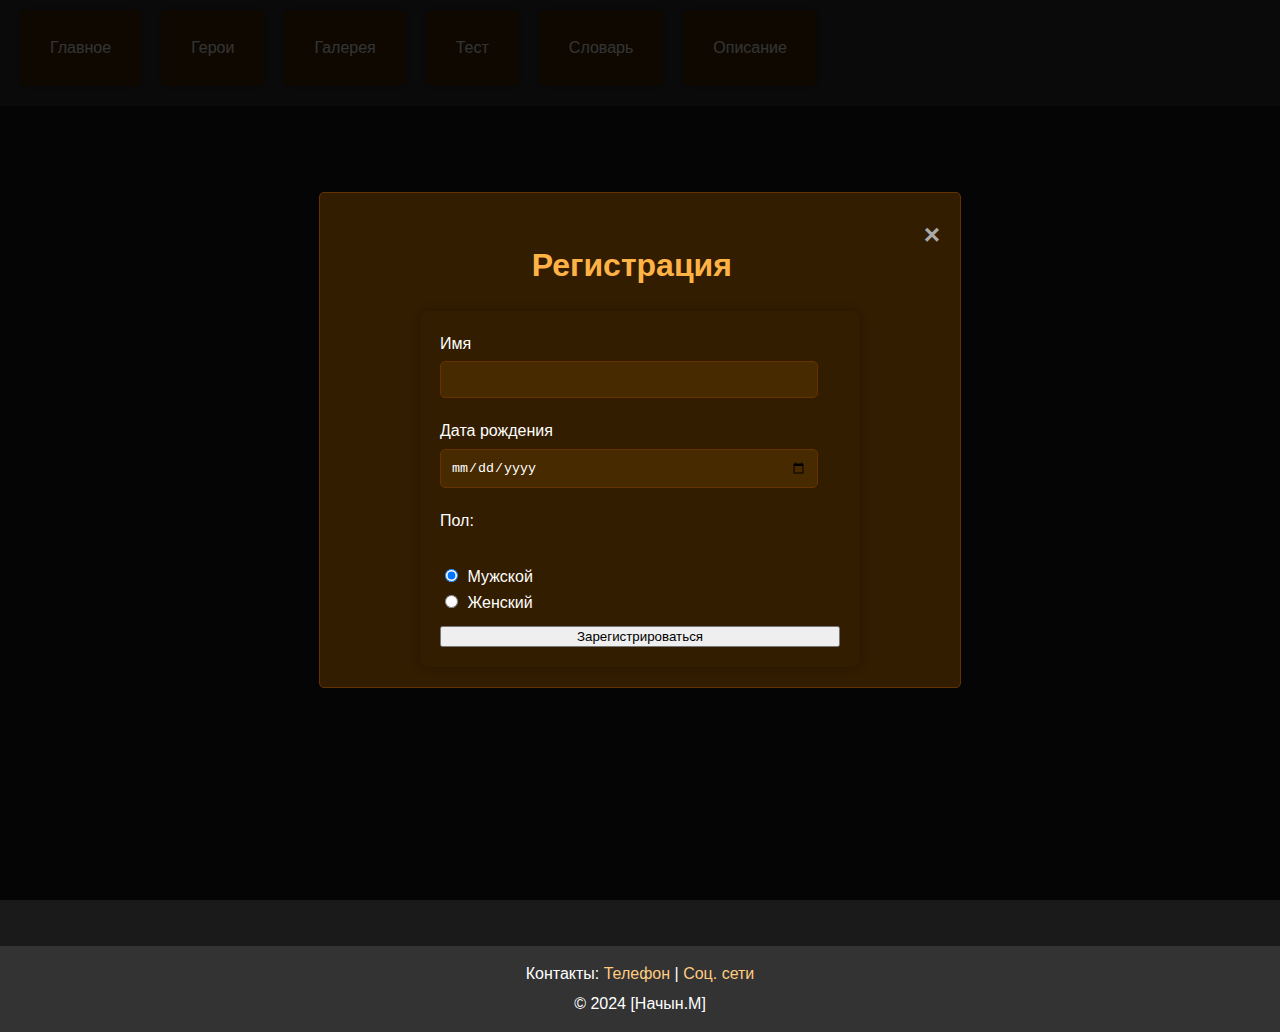
<file: index.html>
<!DOCTYPE html>
<html lang="ru">

<head>
    <meta charset="UTF-8">
    <meta name="viewport" content="width=device-width, initial-scale=1.0">
    <title>Профиль</title>
    <link rel="stylesheet" href="style.css">
</head>

<body>
    <header>
        <nav>
            <ul>
                <li><a href="index.html" id="current">Главное</a></li>
                <li><a href="heroes.html">Герои</a></li>
                <li><a href="gallery.html">Галерея</a></li>
                <li><a href="test.html">Тест</a></li>
                <li><a href="glossary.html">Словарь</a></li>
                <li><a href="description.html">Описание</a></li>
            </ul>
        </nav>
    </header>
    <div id="registrationModal" class="modal">
        <div class="modal-content">
            <span class="close-modal">&times;</span>
            <h2>Регистрация</h2>
            <div class="slide">
                <form name="auth" novalidate id="registrationForm">
                    <div>
                        <label for="nameInput">Имя</label>
                        <input type="text" id="nameInput" name="name" pattern="^[А-ЯЁ][а-яё]+" required>
                    </div>
                    <div>
                        <label for="dateInput">Дата рождения</label>
                        <input type="date" name="date" id="dateInput" min="1900-01-01" max="2024-11-02" required>
                    </div>
                    <div>
                        <label>Пол:</label><br>
                        <input type="radio" name="gender" value="Мужской" checked="true"> Мужской<br>
                        <input type="radio" name="gender" value="Женский"> Женский<br>
                    </div>
                    <input type="submit" value="Зарегистрироваться">
                </form>
            </div>
        </div>
    </div>

    <main>
        <div id="profile-slide" class="profile-slide">
            <div class="profile-info">
                <div id="name"></div>
                <div id="date"></div>
                <div id="gender"></div>
                <button id="editProfile">Редактировать профиль</button>
            </div>
        </div>

        <div id="editForm" style="display:none;" class="modal">
            <div class="modal-content">
                <span class="close-modal">&times;</span>
                <h2>Редактирование профиля</h2>
                <form id="editForm">
                    <div>
                        <label for="editName">Имя</label>
                        <input type="text" id="editName" pattern="^[А-ЯЁ][а-яё]+" required>
                    </div>
                    <div>
                        <label for="editDate">Дата рождения</label>
                        <input type="date" id="editDate" min="1900-01-01" max="2024-11-02" required>
                    </div>
                    <div>
                        <label>Пол:</label><br>
                        <input type="radio" id="editGenderMale" name="editGender" value="мужской" checked> Мужской<br>
                        <input type="radio" id="editGenderFemale" name="editGender" value="женский"> Женский<br>
                    </div>
                    <input type="submit" value="Сохранить изменения">
                </form>
            </div>
        </div>
    </main>
    <footer>
        <div>Контакты: <a href="tel:+7945582409">Телефон</a> | <a href="#">Соц. сети</a></div>
        <div>&copy; 2024 [Начын.М]</div>
    </footer>
    <script src="script.js"></script>
</body>

</html>
</file>
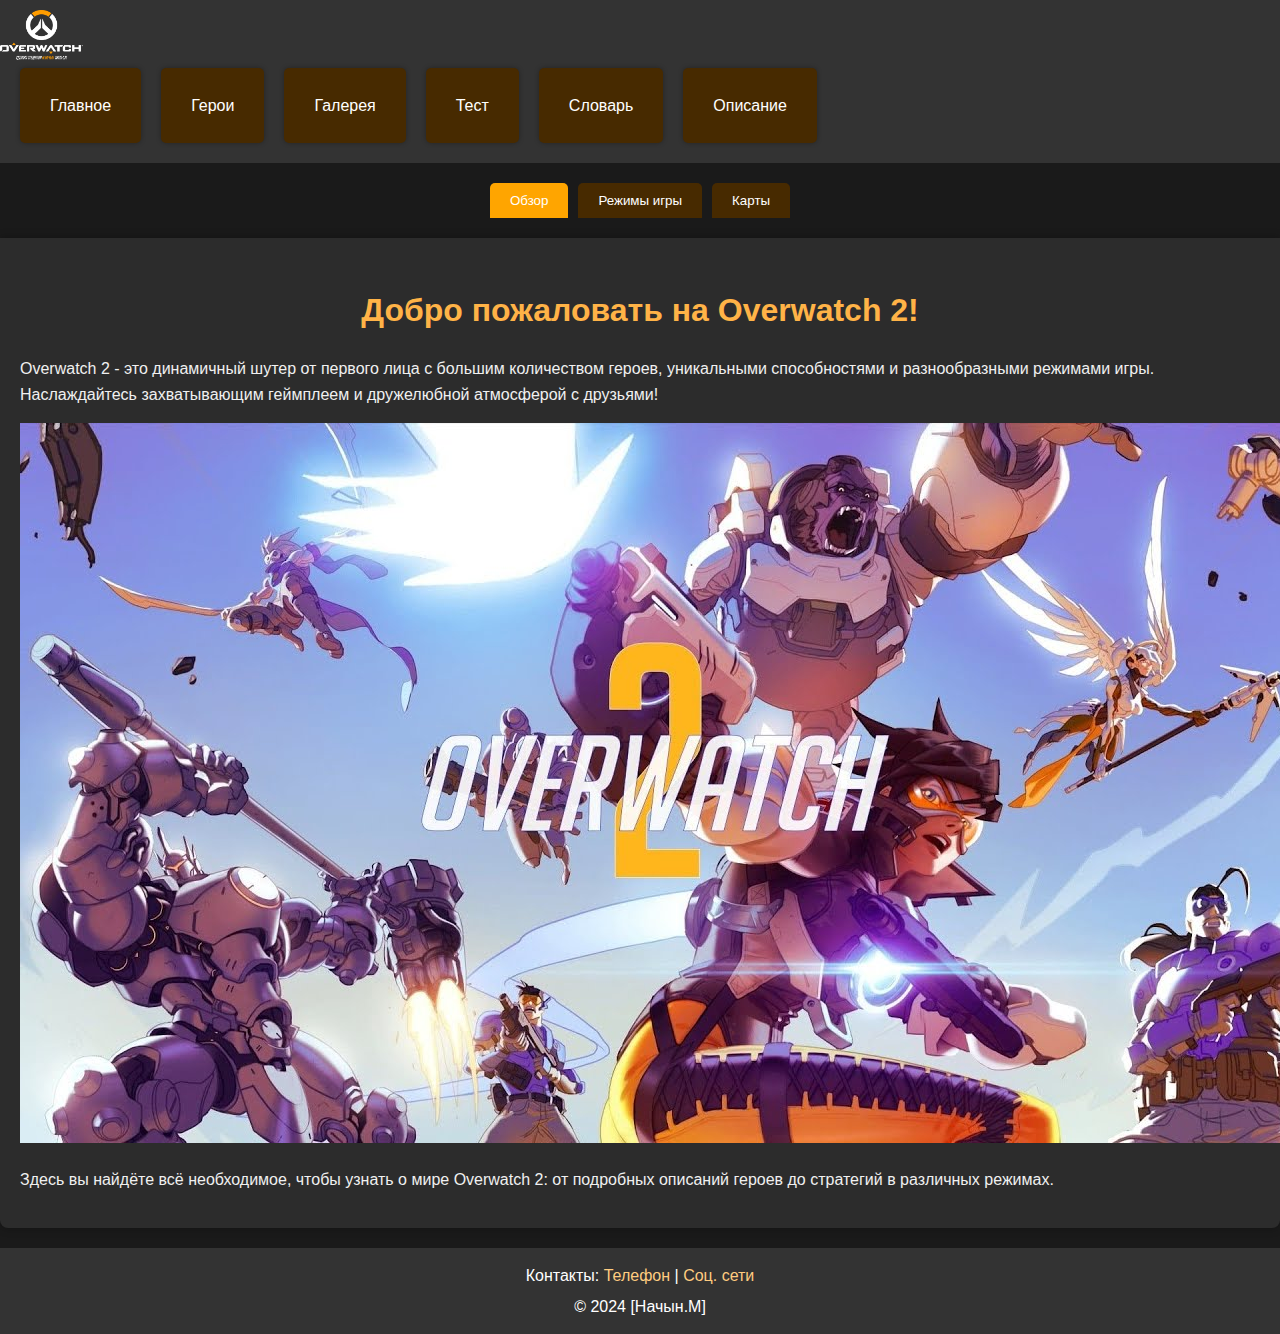
<file: description.html>
<!DOCTYPE html>
<html lang="ru">

<head>
    <meta charset="UTF-8">
    <meta name="viewport" content="width=device-width, initial-scale=1.0">
    <title>Overwatch 2 - описание</title>
    <link rel="stylesheet" href="style.css">
</head>

<body>

    <header>
        <div id="logo">
            <img src="img/your-logo.png" alt="Your Logo">
        </div>
        <nav>
            <ul>
                <li><a href="index.html">Главное</a></li>
                <li><a href="heroes.html">Герои</a></li>
                <li><a href="gallery.html">Галерея</a></li>
                <li><a href="test.html">Тест</a></li>
                <li><a href="glossary.html">Словарь</a></li>
                <li><a href="description.html" id="current">Описание</a></li>
            </ul>
        </nav>
    </header>
    <main id="content">
        <div class="tabs">
            <button class="tab-button active" data-tab="overview">Обзор</button>
            <button class="tab-button" data-tab="modes">Режимы игры</button>
            <button class="tab-button" data-tab="maps">Карты</button>
        </div>
        <div class="tab-content active" id="overview">
            <h2>Добро пожаловать на Overwatch 2!</h2>
            <p>Overwatch 2 - это динамичный шутер от первого лица с большим количеством героев, уникальными
                способностями и разнообразными режимами игры. Наслаждайтесь захватывающим геймплеем и дружелюбной
                атмосферой с друзьями!</p>
            <img src="img/ow2_cover.jpg" alt="Overwatch 2">
            <p>Здесь вы найдёте всё необходимое, чтобы узнать о мире Overwatch 2: от подробных описаний героев до
                стратегий в различных режимах.</p>
        </div>
        <div class="tab-content" id="modes">
            <h2>Режимы игры Overwatch 2</h2>
            <p>Наслаждайтесь захватывающими режимами, каждый из которых требует определенной стратегии и умений.</p>
            <ul>
                <li><strong>Захват точек:</strong> Классический режим, где команды соревнуются в захвате и удержании
                    контрольных точек.</li>
                <li><strong>Сопровождение:</strong> Команды соревнуются в доставке груза по карте.</li>
                <li><strong>Битва:</strong> Быстрый и динамичный режим с простыми правилами.</li>
                <li><strong>Командные бои:</strong> Много новых режимов с уникальными правилами!</li>
                <li><strong>Аркады:</strong> Множество разнообразных аркадных режимов, где вы можете испытать всё!</li>
            </ul>
        </div>
        <div class="tab-content" id="heroes">
            <h2>Герои Overwatch 2</h2>
            <p>Узнайте о каждом герое и выберите себе нового фаворита!</p>
        </div>
    </main>
    <footer>
        <div>Контакты: <a href="tel:+7945582409">Телефон</a> | <a href="#">Соц. сети</a></div>
        <div>&copy; 2024 [Начын.М]</div>
    </footer>
    <script src="script.js"></script>
</body>

</html>
</file>
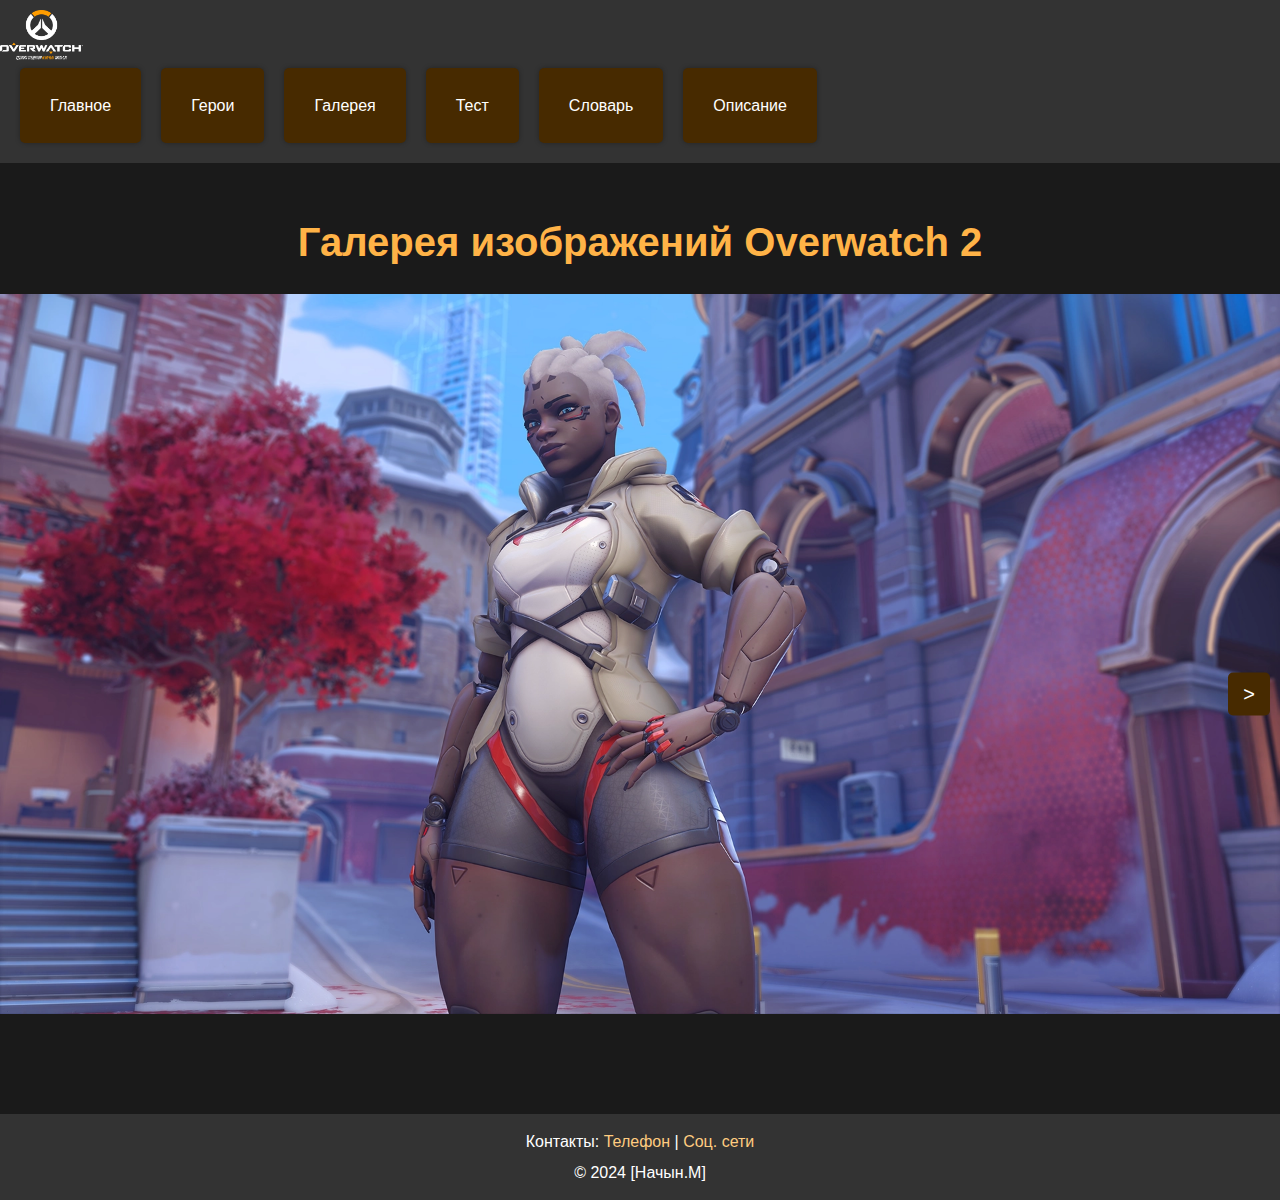
<file: gallery.html>
<!DOCTYPE html>
<html lang="en">

<head>
    <meta charset="UTF-8">
    <title>Overwatch 2 - Gallery</title>
    <link rel="stylesheet" href="style.css">
</head>

<body>
    <header>
        <div id="logo">
            <img src="img/your-logo.png" alt="Your Logo">
        </div>
        <nav>
            <ul>
                <li><a href="index.html">Главное</a></li>
                <li><a href="heroes.html">Герои</a></li>
                <li><a href="gallery.html" id="current">Галерея</a></li>
                <li><a href="test.html">Тест</a></li>
                <li><a href="glossary.html">Словарь</a></li>
                <li><a href="description.html">Описание</a></li>
            </ul>
        </nav>
    </header>
    <main id="content">
        <h1>Галерея изображений Overwatch 2</h1>
        <div class="gallery-container">
            <button id="prevButton" class="gallery-button">
                <span>&lt;</span>
            </button>
            <div class="gallery-slide">
                <div class="gallery-images">
                    <img src="img/umg/image1.jpg" alt="Image 1">
                    <img src="img/umg/image2.jpg" alt="Image 2">
                    <img src="img/umg/image3.jpg" alt="Image 3">
                    <img src="img/umg/image4.jpg" alt="Image 4">
                    <img src="img/umg/image5.jpg" alt="Image 5">
                    <img src="img/umg/image6.jpg" alt="Image 6">
                    <img src="img/umg/image7.jpg" alt="Image 7">
                    <img src="img/umg/image8.jpg" alt="Image 8">
                    <img src="img/umg/image9.jpg" alt="Image 9">
                    <img src="img/umg/image10.jpg" alt="Image 10">
                </div>
            </div>
            <button id="nextButton" class="gallery-button">
                <span>&gt;</span>
            </button>
        </div>
    </main>
    <footer>
        <div>Контакты: <a href="tel:+7945582409">Телефон</a> | <a href="#">Соц. сети</a></div>
        <div>&copy; 2024 [Начын.М]</div>
    </footer>
    <script src="script.js"></script>
</body>

</html>
</file>
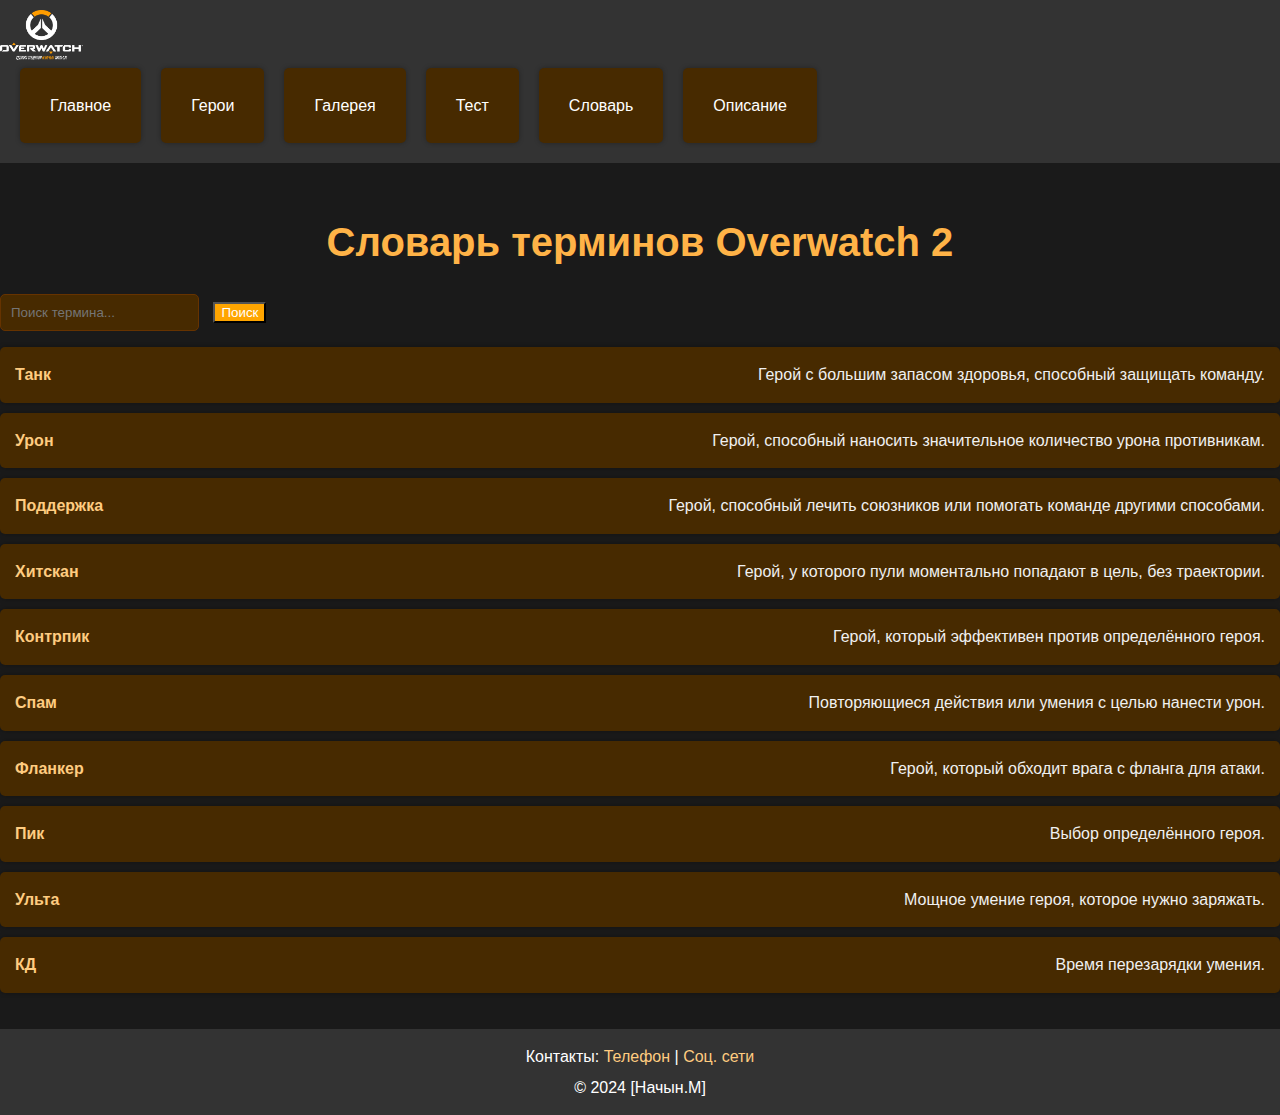
<file: glossary.html>
<!DOCTYPE html>
<html lang="en">

<head>
    <meta charset="UTF-8">
    <title>Overwatch 2 - Glossary</title>
    <link rel="stylesheet" href="style.css">
</head>

<body>
    <header>
        <div id="logo">
            <img src="img/your-logo.png" alt="Your Logo">
        </div>
        <nav>
            <ul>
                <li><a href="index.html">Главное</a></li>
                <li><a href="heroes.html">Герои</a></li>
                <li><a href="gallery.html">Галерея</a></li>
                <li><a href="test.html">Тест</a></li>
                <li><a href="glossary.html" id="current">Словарь</a></li>
                <li><a href="description.html">Описание</a></li>
            </ul>
        </nav>
    </header>
    <main id="content">
        <h1>Словарь терминов Overwatch 2</h1>
        <input type="text" id="search-term" placeholder="Поиск термина...">
        <button id="search-button">Поиск</button>
        <button id="end-search-button" style="display: none;">Закончить поиск</button>
        <ul id="glossary-list">
            <li>
                <span class="term">Танк</span>
                <span class="definition">Герой с большим запасом здоровья, способный защищать команду.</span>
            </li>
            <li>
                <span class="term">Урон</span>
                <span class="definition">Герой, способный наносить значительное количество урона противникам.</span>
            </li>
            <li>
                <span class="term">Поддержка</span>
                <span class="definition">Герой, способный лечить союзников или помогать команде другими
                    способами.</span>
            </li>
            <li>
                <span class="term">Хитскан</span>
                <span class="definition">Герой, у которого пули моментально попадают в цель, без траектории.</span>
            </li>
            <li>
                <span class="term">Контрпик</span>
                <span class="definition">Герой, который эффективен против определённого героя.</span>
            </li>
            <li>
                <span class="term">Спам</span>
                <span class="definition">Повторяющиеся действия или умения с целью нанести урон.</span>
            </li>
            <li>
                <span class="term">Фланкер</span>
                <span class="definition">Герой, который обходит врага с фланга для атаки.</span>
            </li>
            <li>
                <span class="term">Пик</span>
                <span class="definition">Выбор определённого героя.</span>
            </li>
            <li>
                <span class="term">Ульта</span>
                <span class="definition">Мощное умение героя, которое нужно заряжать.</span>
            </li>
            <li>
                <span class="term">КД</span>
                <span class="definition">Время перезарядки умения.</span>
            </li>
        </ul>
    </main>
    <footer>
        <div>Контакты: <a href="tel:+7945582409">Телефон</a> | <a href="#">Соц. сети</a></div>
        <div>&copy; 2024 [Начын.М]</div>
    </footer>
    <script src="script.js"></script>
</body>

</html>
</file>
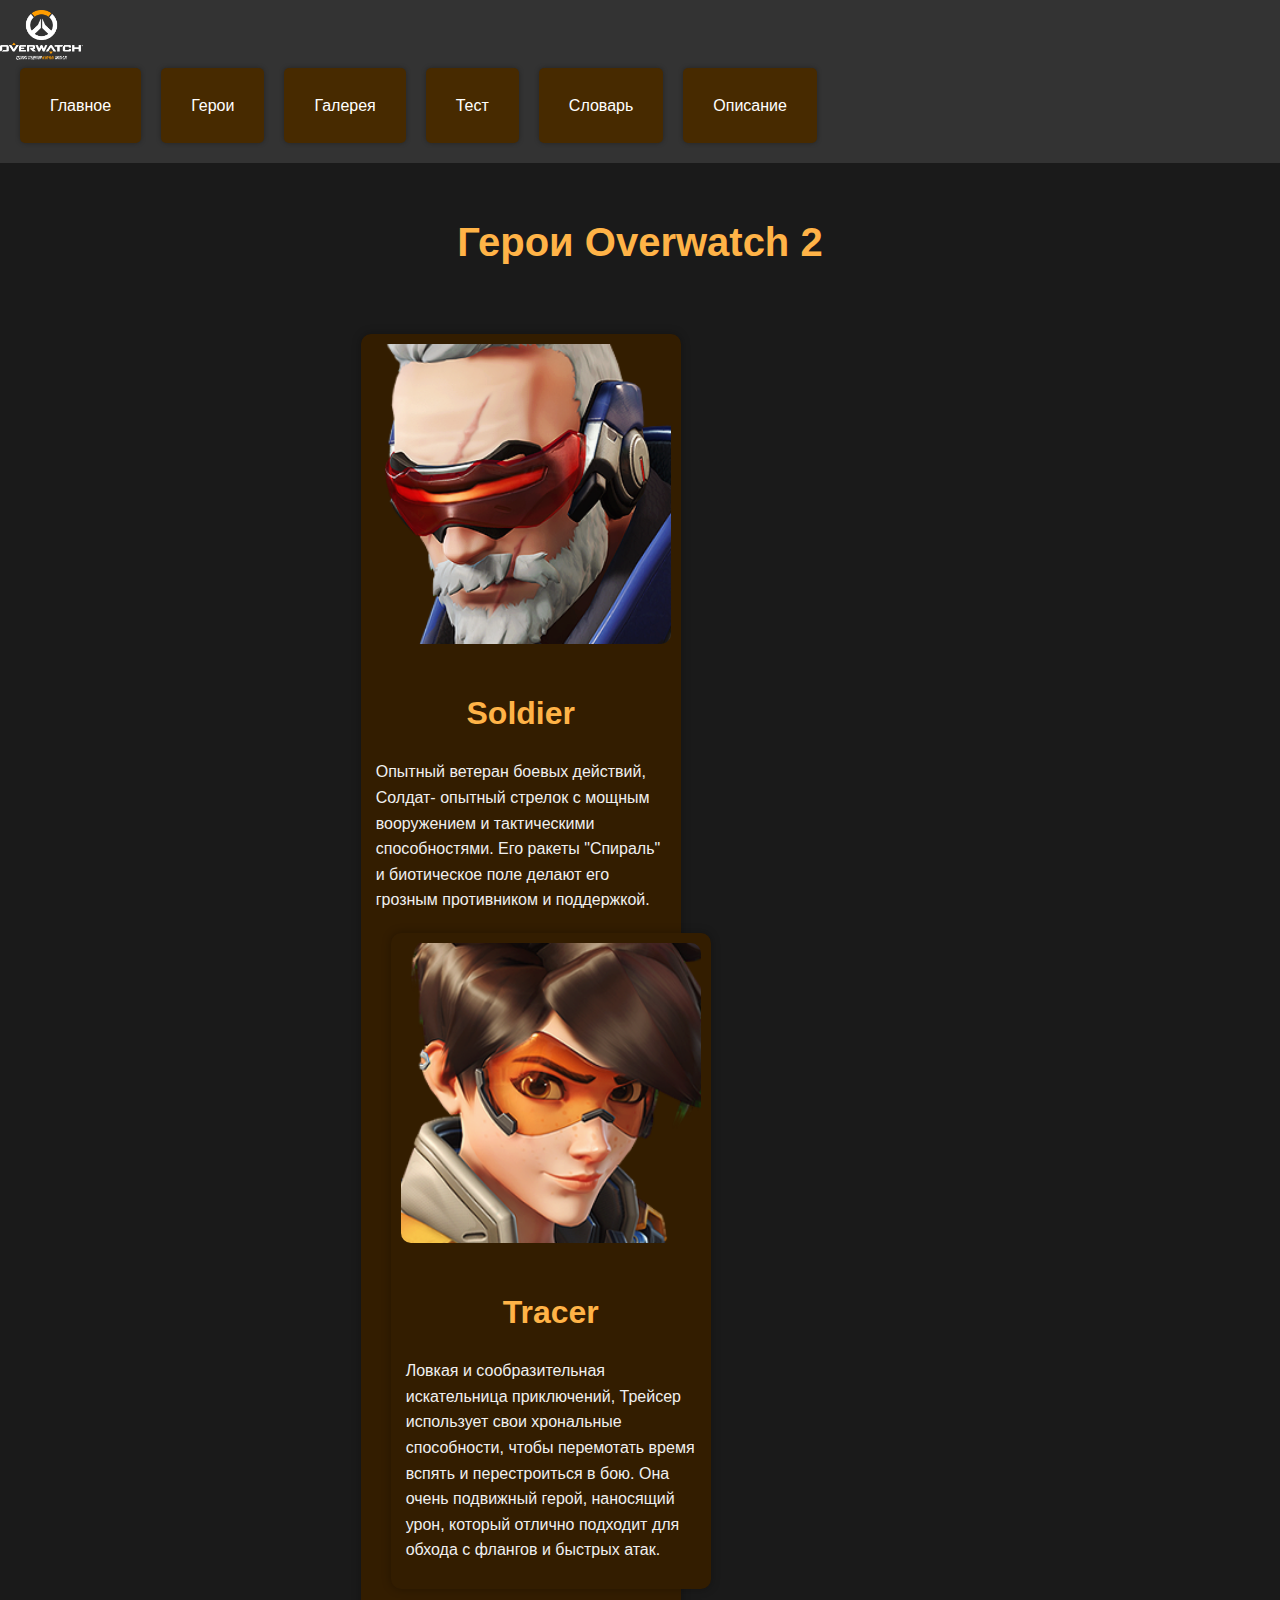
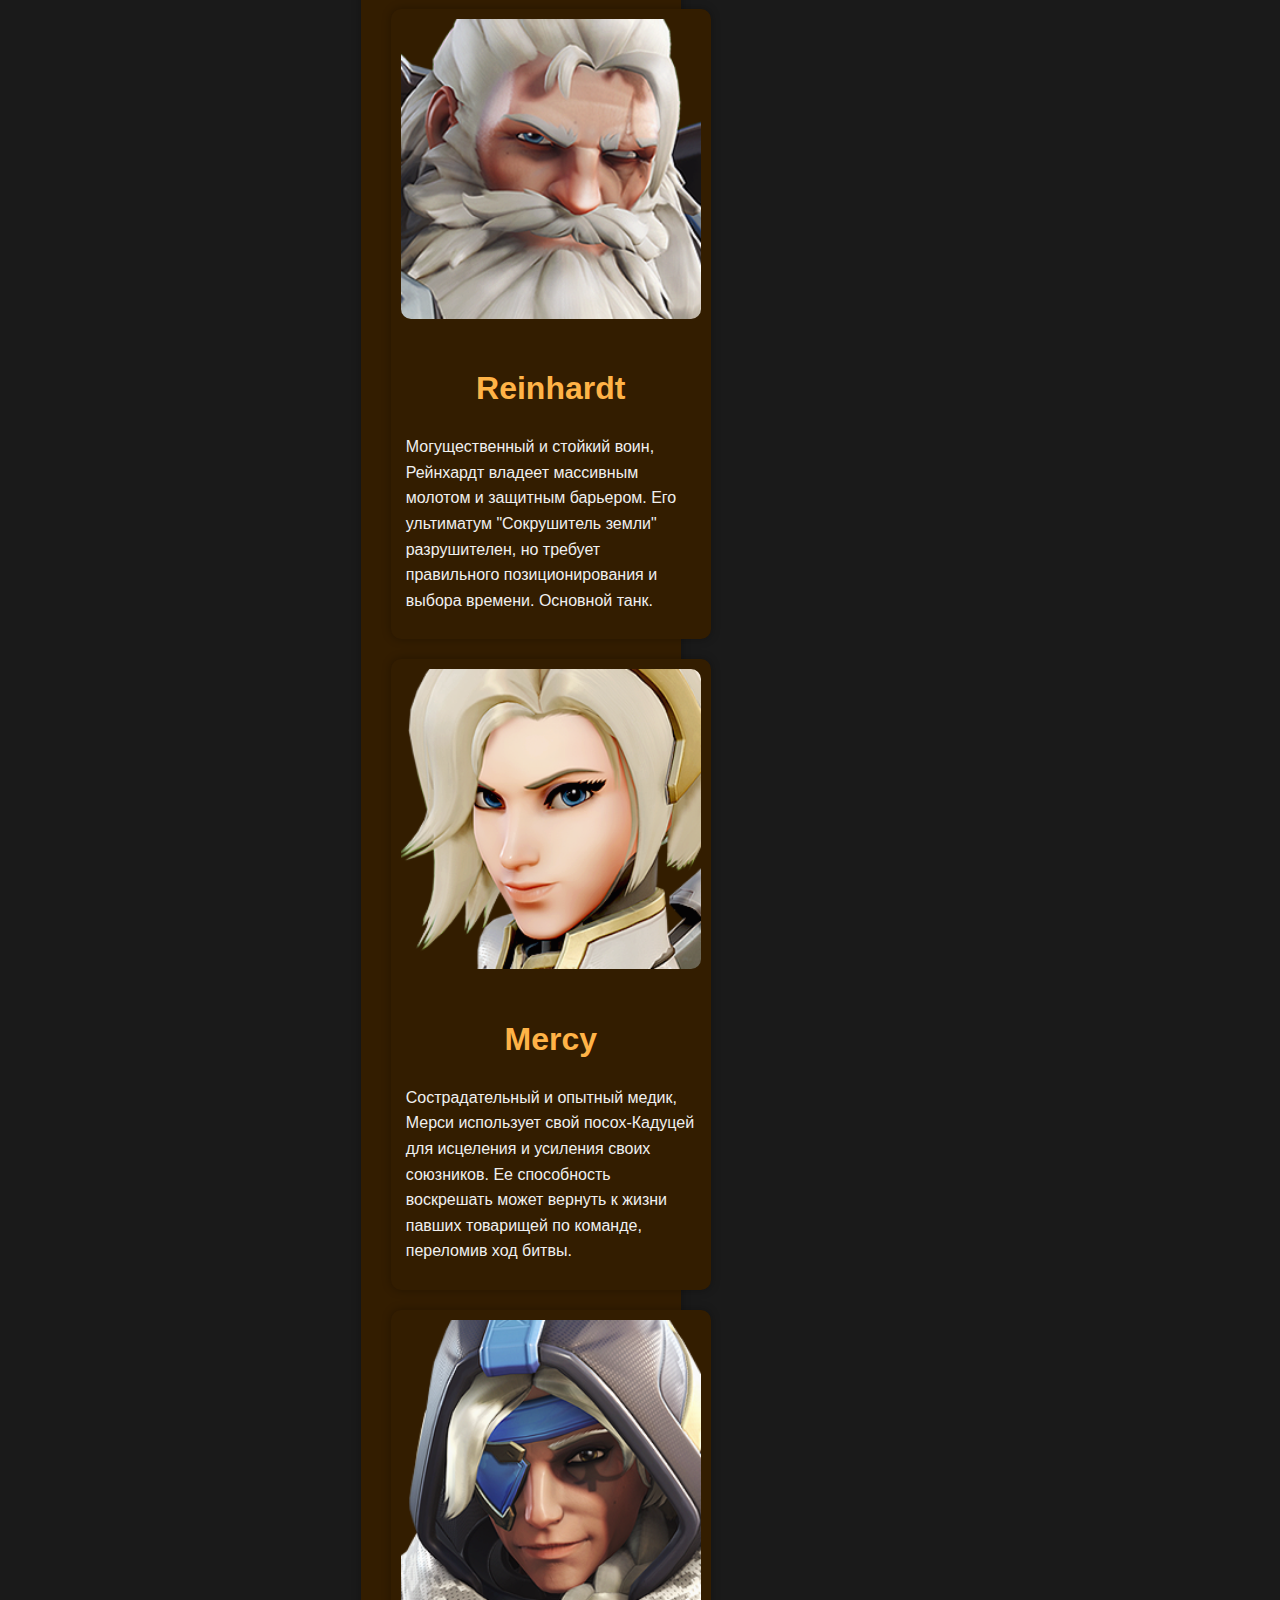
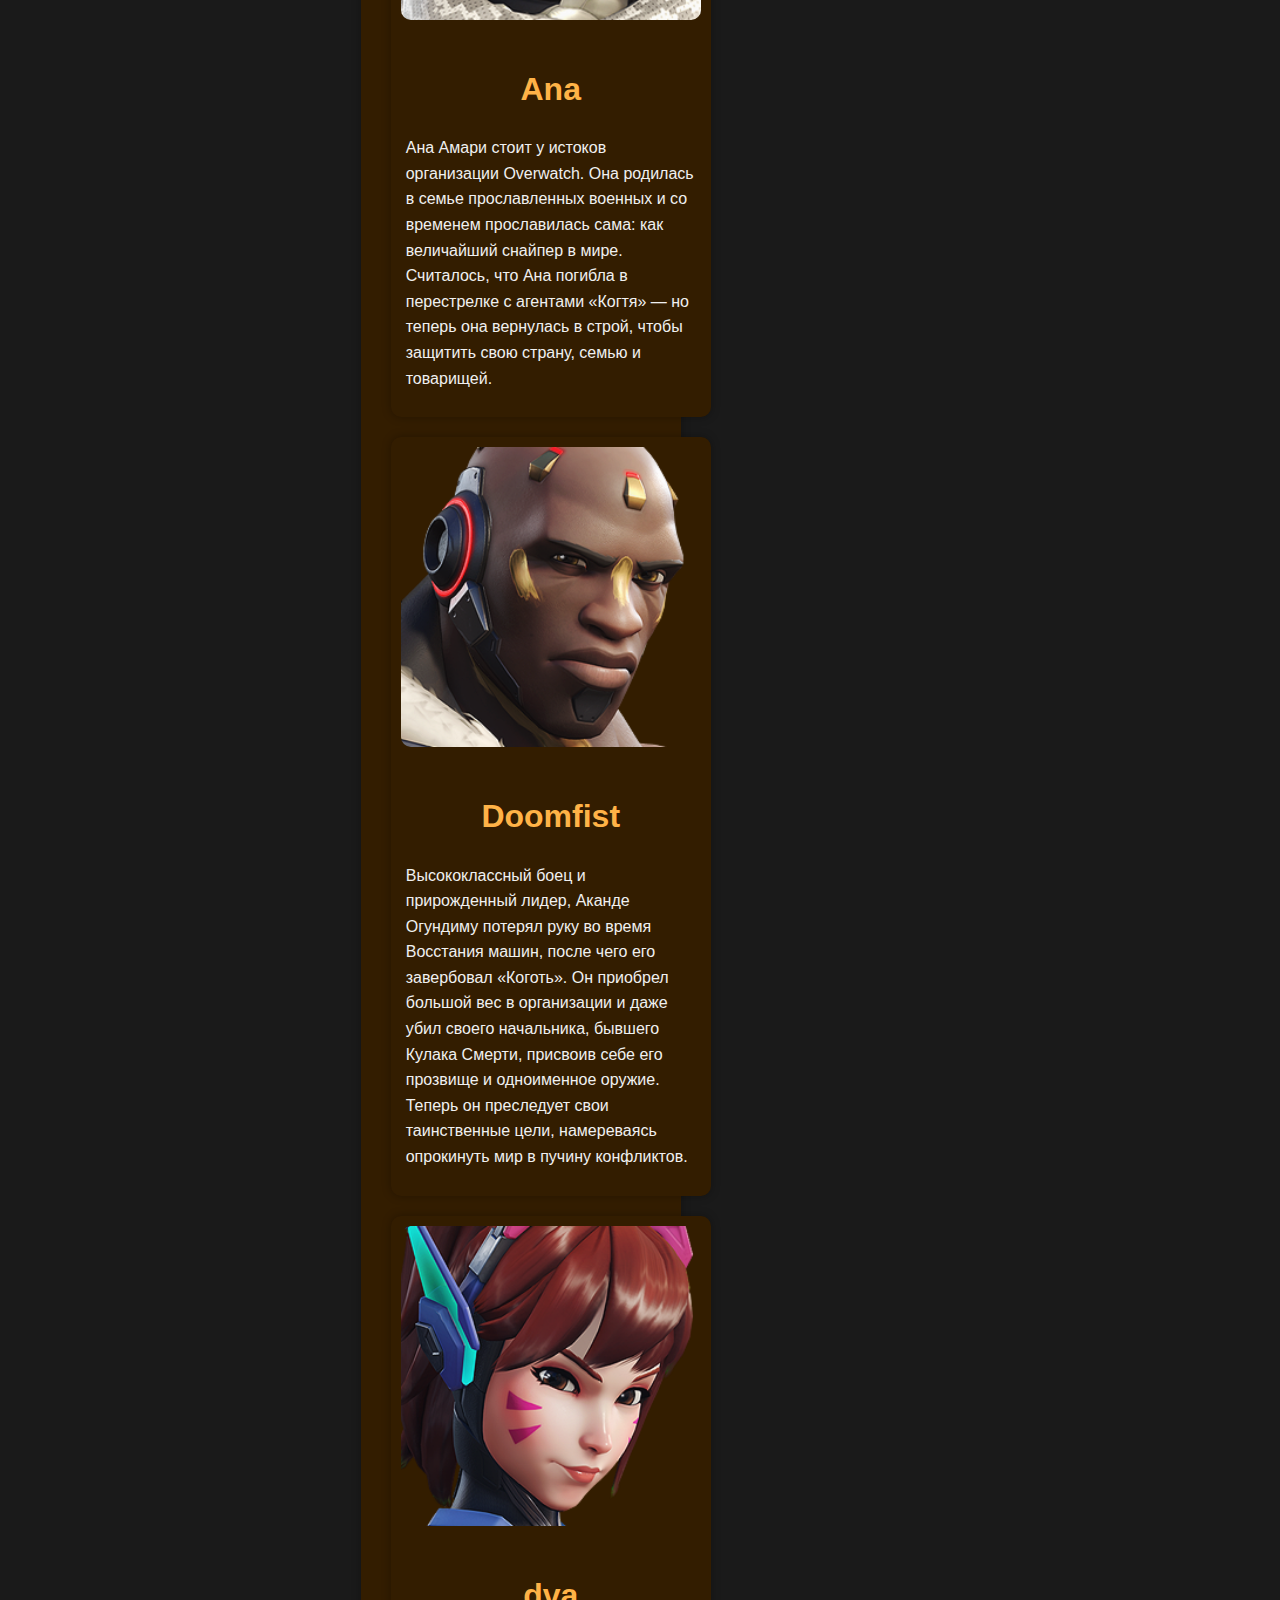
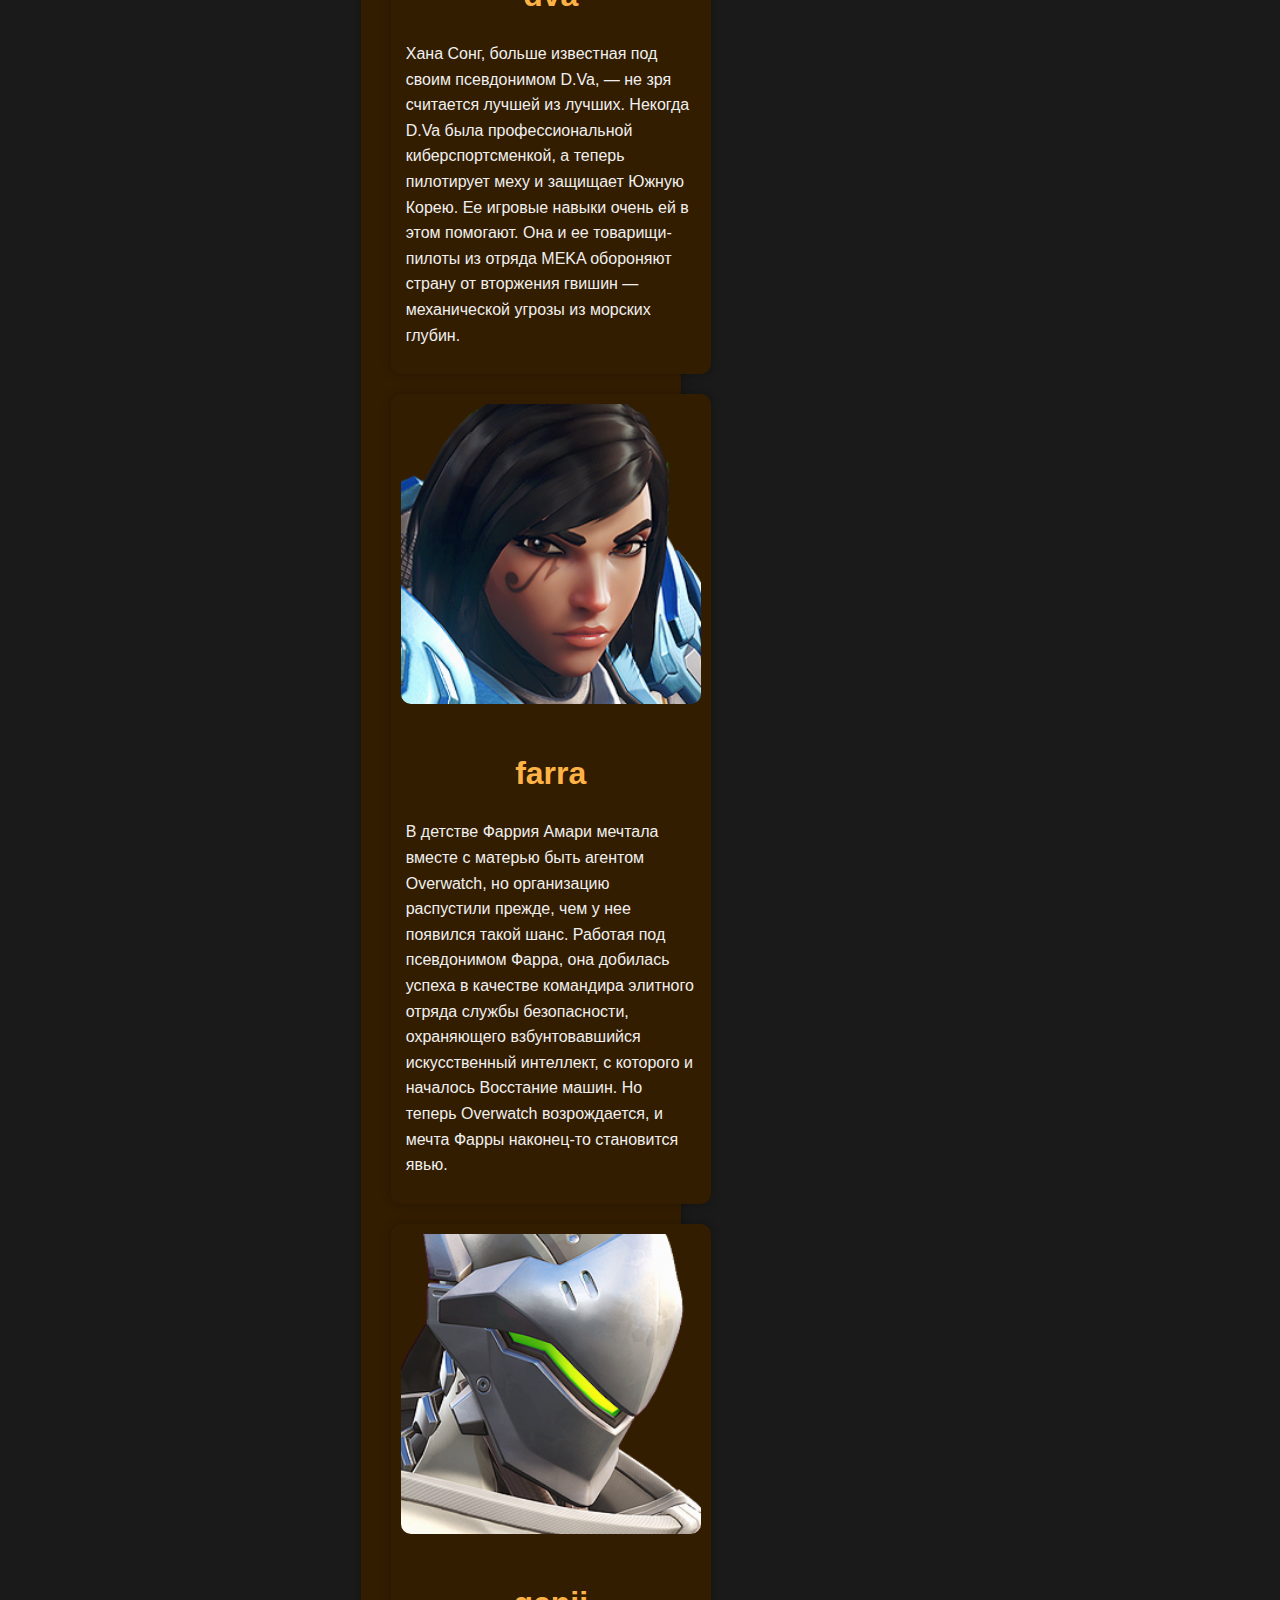
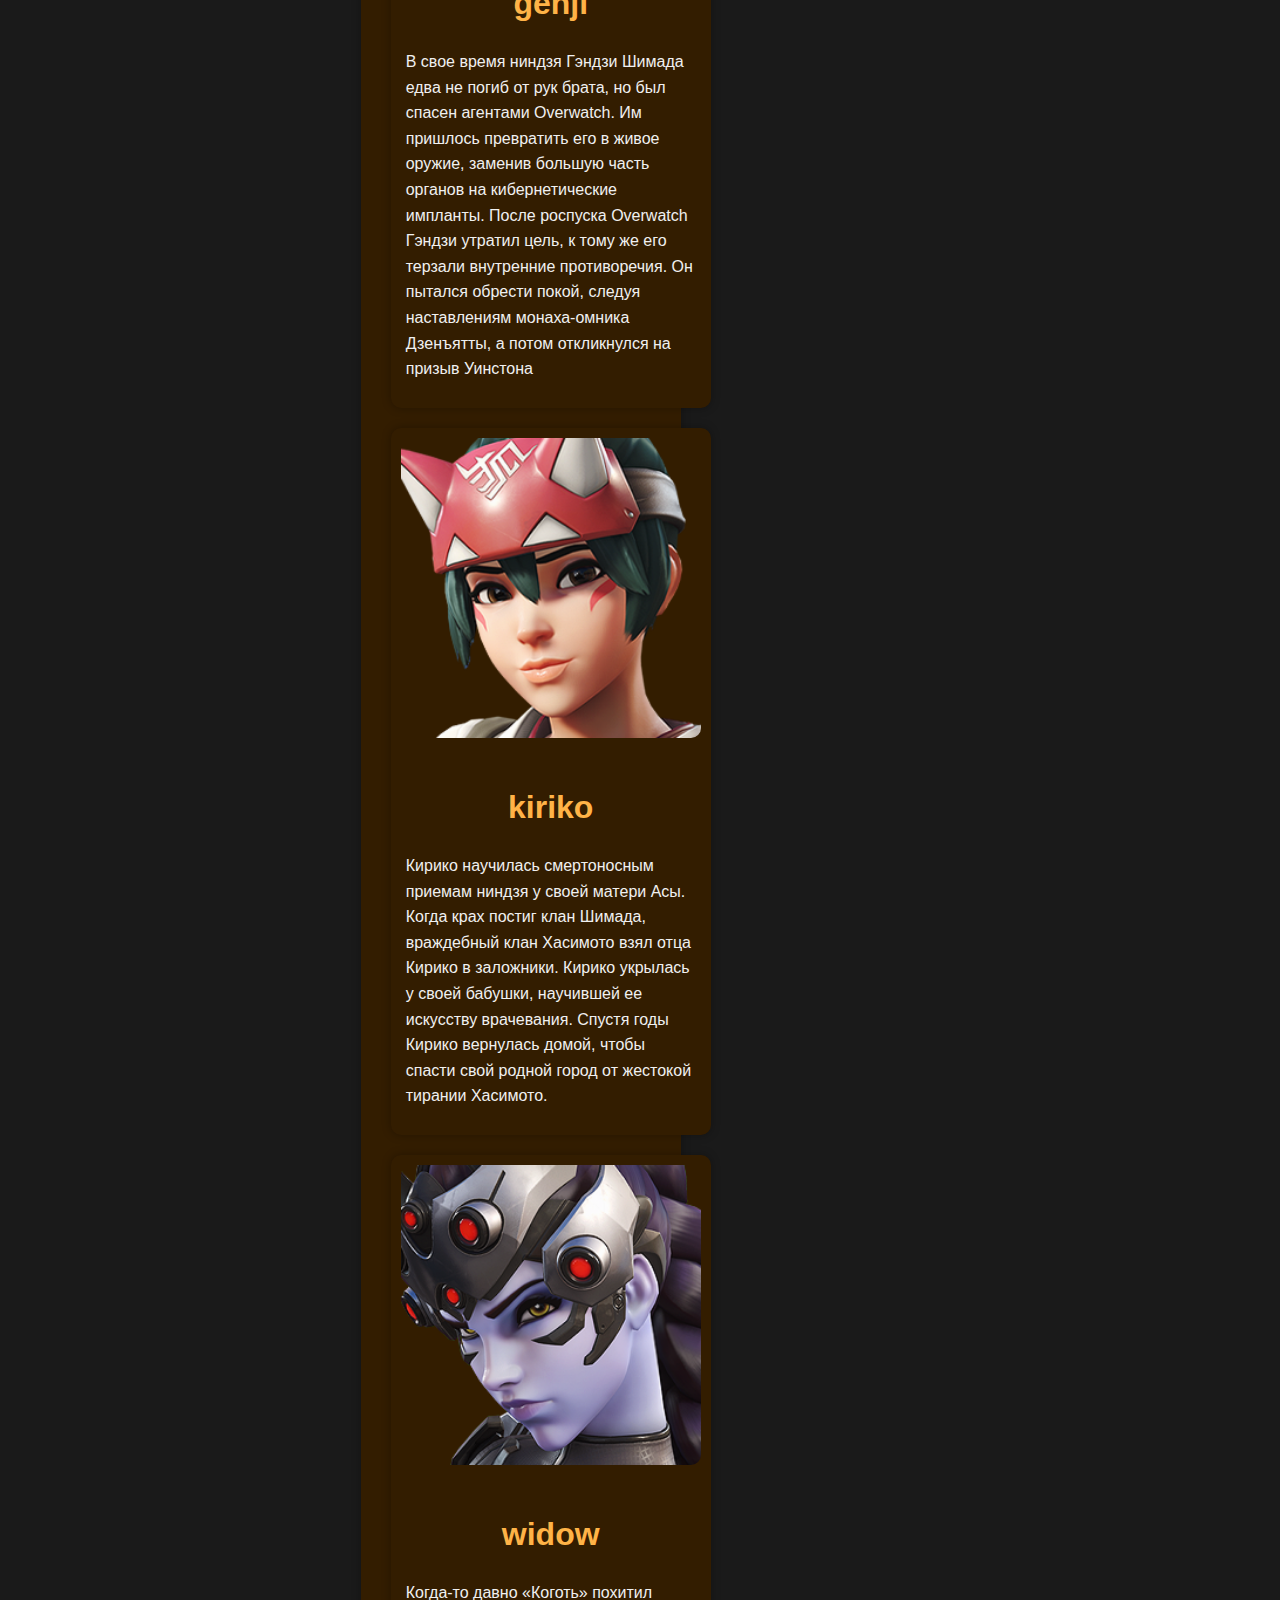
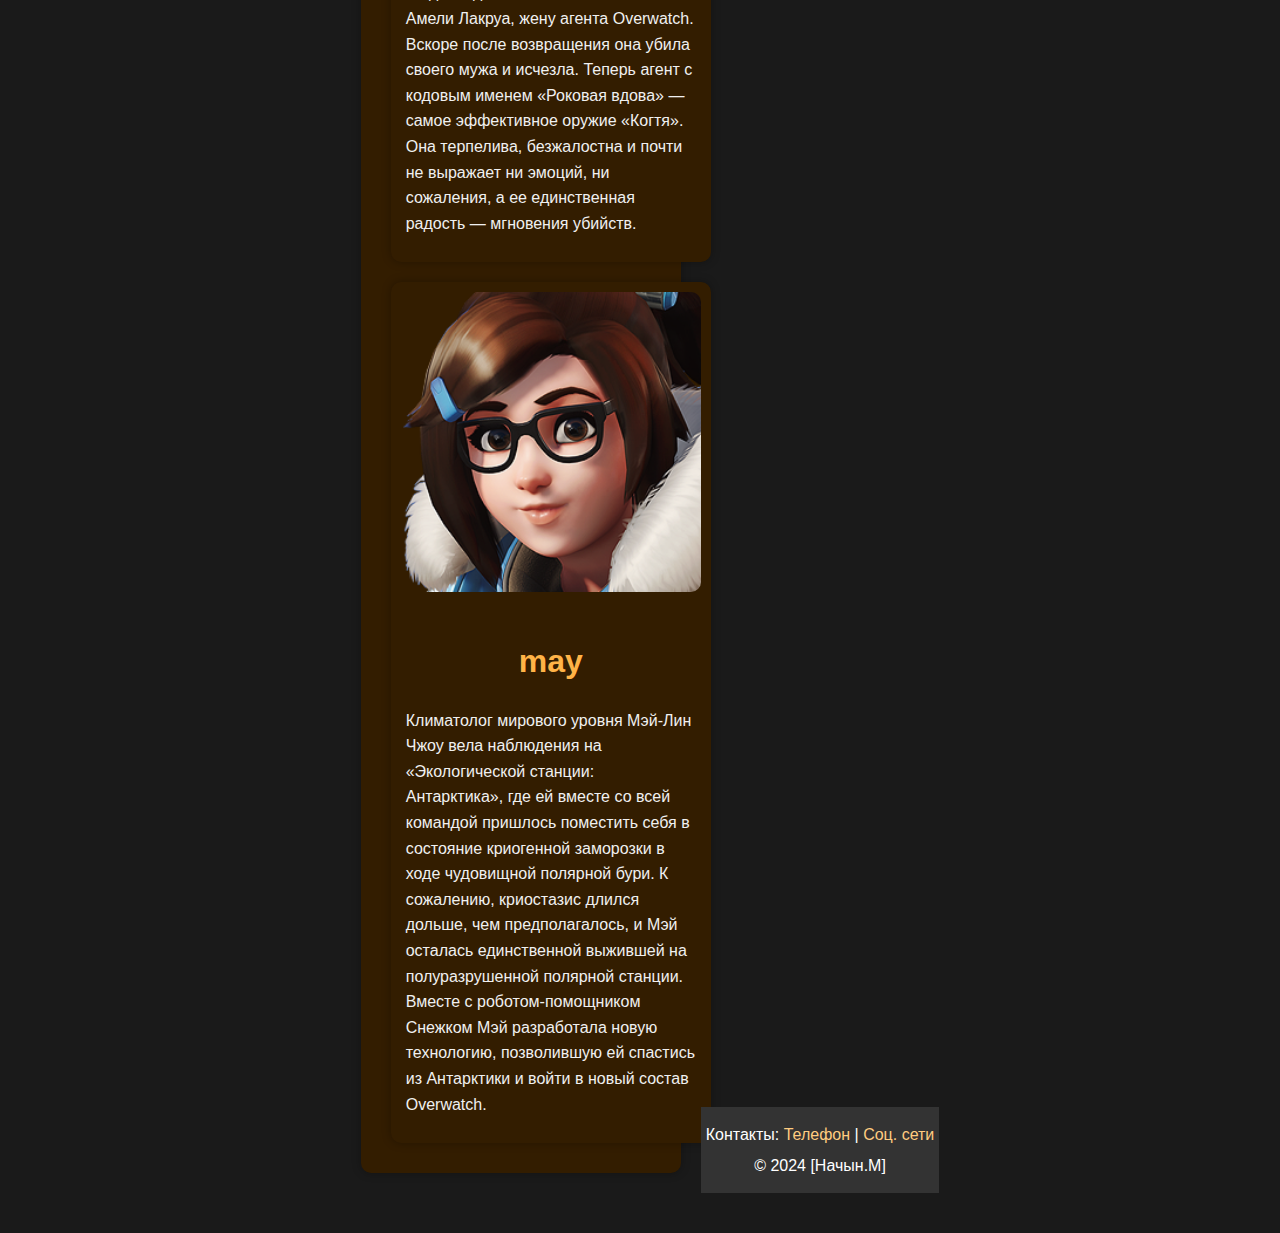
<file: heroes.html>
<!DOCTYPE html>
<html lang="en">

<head>
    <meta charset="UTF-8">
    <title>Overwatch 2 - Heroes</title>
    <link rel="stylesheet" href="style.css">
</head>

<body>
    <header>
        <div id="logo">
            <img src="img/your-logo.png" alt="Your Logo">
        </div>
        <nav>
            <ul>
                <li><a href="index.html">Главное</a></li>
                <li><a href="heroes.html" id="current">Герои</a></li>
                <li><a href="gallery.html">Галерея</a></li>
                <li><a href="test.html">Тест</a></li>
                <li><a href="glossary.html">Словарь</a></li>
                <li><a href="description.html">Описание</a></li>
            </ul>
        </nav>
    </header>
    <main id="content">
        <h1>Герои Overwatch 2</h1>
        <div class="heroes-container">
            <div class="hero-block">
                <div class="hero">
                    <img src="img/hero/soldier.png" alt="Soldier">
                    <h2>Soldier</h2>
                    <p>Опытный ветеран боевых действий, Солдат- опытный стрелок с мощным вооружением и тактическими
                        способностями. Его ракеты "Спираль" и биотическое поле делают его грозным противником и
                        поддержкой.</p>
                    <div class="hero">
                        <img src="img/hero/tracer.png" alt="Tracer">
                        <h2>Tracer</h2>
                        <p>Ловкая и сообразительная искательница приключений, Трейсер использует свои хрональные
                            способности, чтобы перемотать время вспять и перестроиться в бою. Она очень подвижный герой,
                            наносящий урон, который отлично подходит для обхода с флангов и быстрых атак.</p>
                    </div>
                    <div class="hero">
                        <img src="img/hero/reinhardt.png" alt="Reinhardt">
                        <h2>Reinhardt</h2>
                        <p>Могущественный и стойкий воин, Рейнхардт владеет массивным молотом и защитным барьером. Его
                            ультиматум "Сокрушитель земли" разрушителен, но требует правильного позиционирования и
                            выбора
                            времени. Основной танк.</p>
                    </div>
                    <div class="hero">
                        <img src="img/hero/mercy.png" alt="Mercy">
                        <h2>Mercy</h2>
                        <p>Сострадательный и опытный медик, Мерси использует свой посох-Кадуцей для исцеления и усиления
                            своих союзников. Ее способность воскрешать может вернуть к жизни павших товарищей по
                            команде,
                            переломив ход битвы.</p>
                    </div>
                    <div class="hero">
                        <img src="img/hero/ana.png" alt="Ana">
                        <h2>Ana</h2>
                        <p>Ана Амари стоит у истоков организации Overwatch. Она родилась в семье прославленных военных и
                            со
                            временем прославилась сама: как величайший снайпер в мире.
                            Считалось, что Ана погибла в перестрелке с агентами «Когтя» — но теперь она вернулась в
                            строй, чтобы
                            защитить свою страну, семью и товарищей.</p>
                    </div>
                    <div class="hero">
                        <img src="img/hero/Doomfist.png" alt="Doomfist">
                        <h2>Doomfist</h2>
                        <p>Высококлассный боец и прирожденный лидер, Аканде Огундиму потерял руку во время Восстания
                            машин,
                            после чего его завербовал «Коготь». Он приобрел большой вес в организации и даже убил своего
                            начальника,
                            бывшего Кулака Смерти, присвоив себе его прозвище и одноименное оружие. Теперь он преследует
                            свои
                            таинственные цели, намереваясь опрокинуть мир в пучину конфликтов.</p>
                    </div>
                    <div class="hero">
                        <img src="img/hero/dva.png" alt="dva">
                        <h2>dva</h2>
                        <p>Хана Сонг, больше известная под своим псевдонимом D.Va, — не зря считается лучшей из лучших.
                            Некогда
                            D.Va была профессиональной киберспортсменкой, а теперь пилотирует меху и защищает Южную
                            Корею.
                            Ее игровые навыки очень ей в этом помогают. Она и ее товарищи-пилоты из отряда MEKA
                            обороняют страну
                            от вторжения гвишин — механической угрозы из морских глубин.</p>
                    </div>
                    <div class="hero">
                        <img src="img/hero/farra.png" alt="farra">
                        <h2>farra</h2>
                        <p>В детстве Фаррия Амари мечтала вместе с матерью быть агентом Overwatch, но организацию
                            распустили
                            прежде, чем у нее появился такой шанс. Работая под псевдонимом Фарра, она добилась успеха в
                            качестве
                            командира элитного отряда службы безопасности,
                            охраняющего взбунтовавшийся искусственный интеллект, с которого и началось Восстание машин.
                            Но
                            теперь Overwatch возрождается, и мечта Фарры наконец-то становится явью.</p>
                    </div>
                    <div class="hero">
                        <img src="img/hero/genji.png" alt="genji">
                        <h2>genji</h2>
                        <p>В свое время ниндзя Гэндзи Шимада едва не погиб от рук брата, но был спасен агентами
                            Overwatch. Им
                            пришлось превратить его в живое оружие, заменив большую часть органов на кибернетические
                            импланты.
                            После роспуска Overwatch Гэндзи утратил цель,
                            к тому же его терзали внутренние противоречия. Он пытался обрести покой, следуя наставлениям
                            монаха-омника Дзенъятты, а потом откликнулся на призыв Уинстона</p>
                    </div>
                    <div class="hero">
                        <img src="img/hero/kiriko.png" alt="kiriko">
                        <h2>kiriko</h2>
                        <p>Кирико научилась смертоносным приемам ниндзя у своей матери Асы. Когда крах постиг клан
                            Шимада,
                            враждебный клан Хасимото взял отца Кирико в заложники. Кирико укрылась у своей бабушки,
                            научившей ее искусству врачевания. Спустя годы Кирико вернулась домой, чтобы спасти свой
                            родной
                            город от жестокой тирании Хасимото.</p>
                    </div>
                    <div class="hero">
                        <img src="img/hero/widow.png" alt="widow">
                        <h2>widow</h2>
                        <p>Когда-то давно «Коготь» похитил Амели Лакруа, жену агента Overwatch. Вскоре после возвращения
                            она
                            убила своего мужа и исчезла.
                            Теперь агент с кодовым именем «Роковая вдова» — самое эффективное оружие «Когтя». Она
                            терпелива,
                            безжалостна и почти не выражает ни эмоций,
                            ни сожаления, а ее единственная радость — мгновения убийств.</p>
                    </div>
                    <div class="hero">
                        <img src="img/hero/may.png" alt="may">
                        <h2>may</h2>
                        <p>Климатолог мирового уровня Мэй-Лин Чжоу вела наблюдения на «Экологической станции:
                            Антарктика»,
                            где ей вместе со всей командой пришлось поместить себя в состояние криогенной заморозки в
                            ходе
                            чудовищной полярной бури. К сожалению, криостазис длился дольше,
                            чем предполагалось, и Мэй осталась единственной выжившей на полуразрушенной полярной
                            станции. Вместе
                            с роботом-помощником Снежком Мэй разработала новую технологию,
                            позволившую ей спастись из Антарктики и войти в новый состав Overwatch.</p>
                    </div>
                </div>
            </div>
            <footer>
                <div>Контакты: <a href="tel:+7945582409">Телефон</a> | <a href="#">Соц. сети</a></div>
                <div>&copy; 2024 [Начын.М]</div>
            </footer>
</body>

</html>
</file>
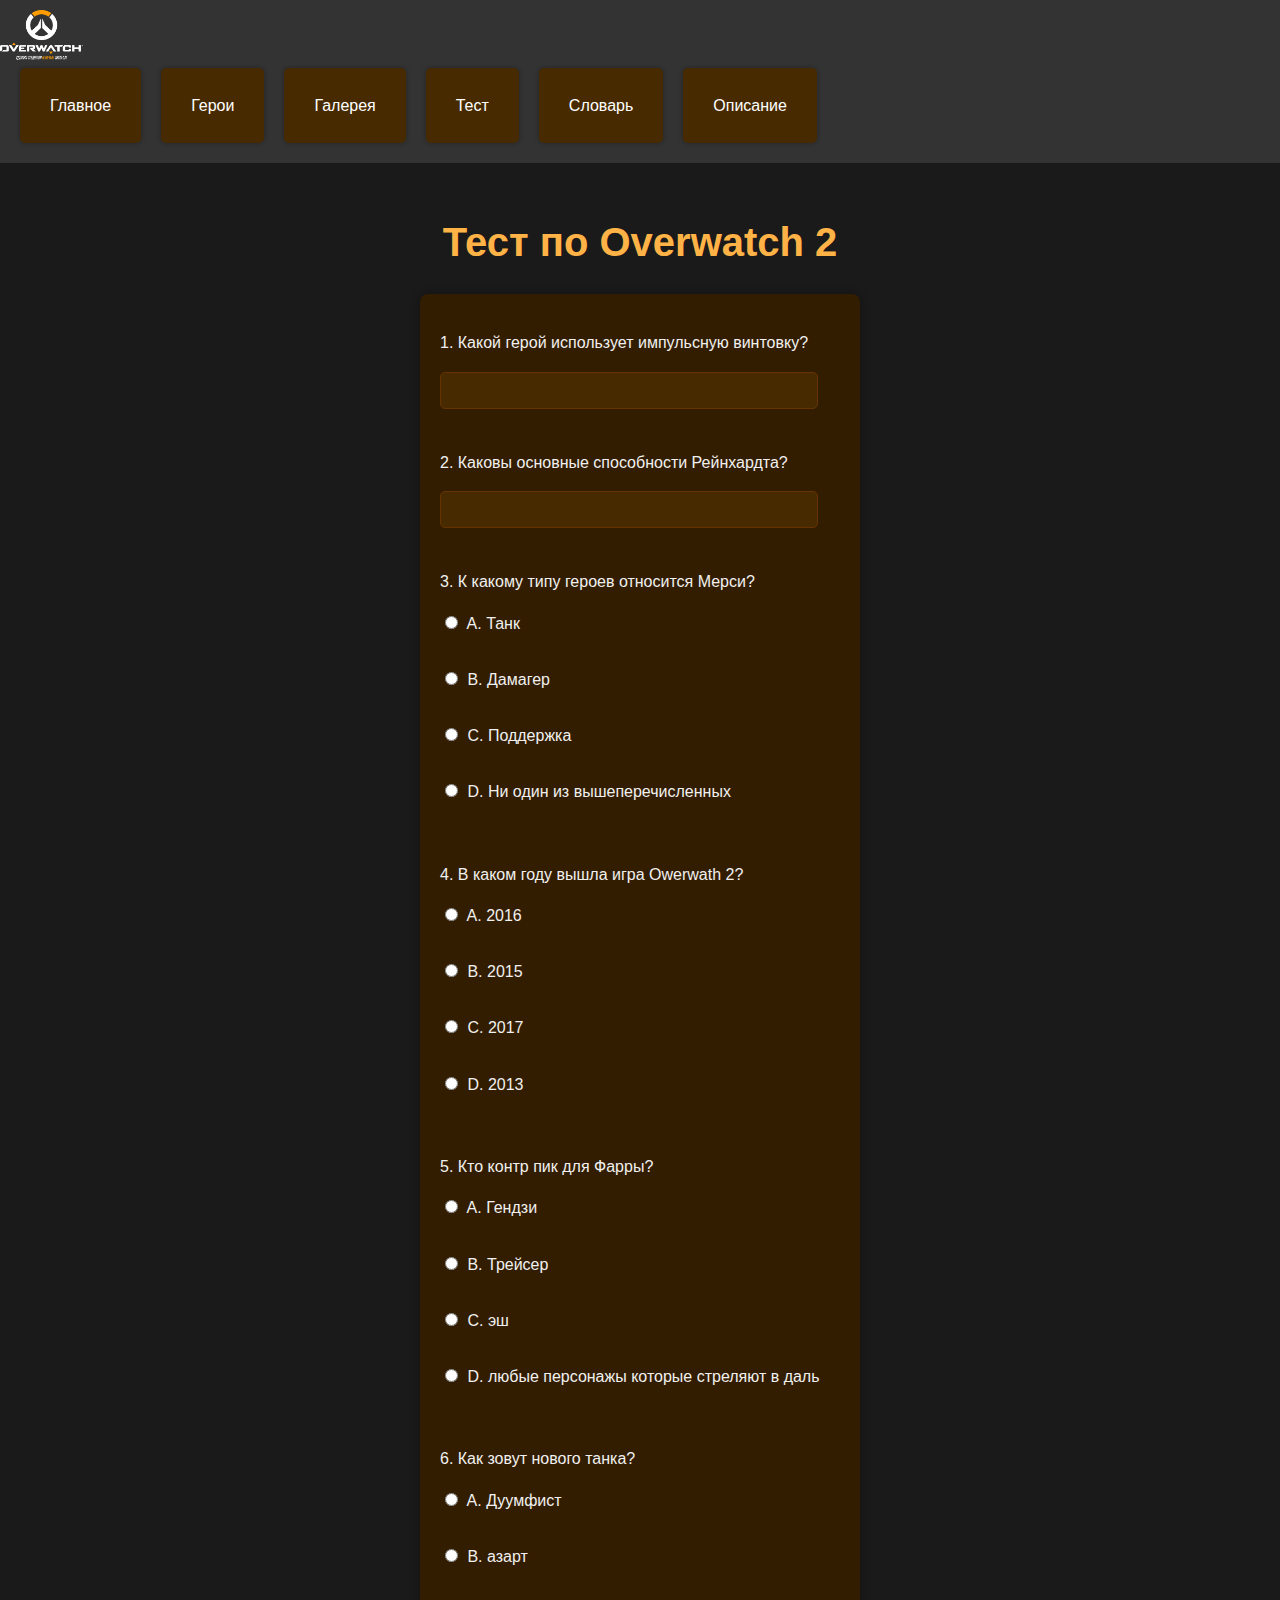
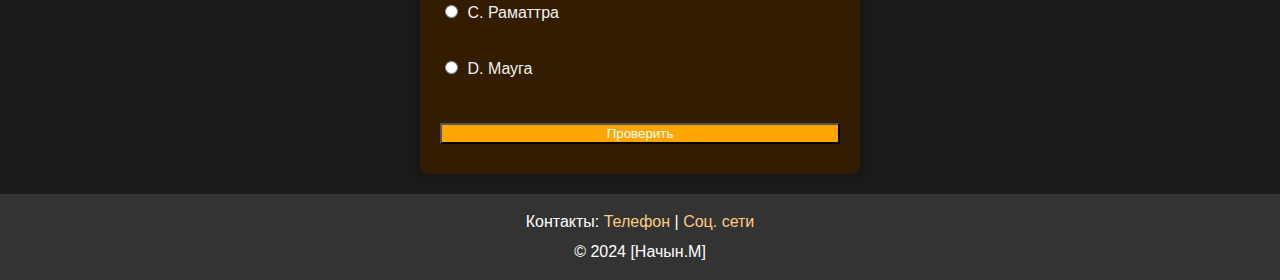
<file: test.html>
<!DOCTYPE html>
<html lang="en">

<head>
    <meta charset="UTF-8">
    <title>Overwatch 2 - Test</title>
    <link rel="stylesheet" href="style.css">
</head>

<body>
    <header>
        <div id="logo">
            <img src="img/your-logo.png" alt="Your Logo">
        </div>
        <nav>
            <ul>
                <li><a href="index.html">Главное</a></li>
                <li><a href="heroes.html">Герои</a></li>
                <li><a href="gallery.html">Галерея</a></li>
                <li><a href="test.html" id="current">Тест</a></li>
                <li><a href="glossary.html">Словарь</a></li>
                <li><a href="description.html">Описание</a></li>
            </ul>
        </nav>
    </header>
    <main id="content">
        <h1>Тест по Overwatch 2</h1>
        <form id="quiz">
            <div>
                <p>1. Какой герой использует импульсную винтовку?</p>
                <input type="text" name="q1" id="q1-1"> <label for="q1-1"></label>
            </div>
            <div>
                <p>2. Каковы основные способности Рейнхардта?</p>
                <input type="text" name="q2" id="q2-2"> <label for="q2-2"></label>
            </div>
            <div>
                <p>3. К какому типу героев относится Мерси?</p>
                <label><input type="radio" name="q3" value="A"> A. Танк</label><br>
                <label><input type="radio" name="q3" value="B"> B. Дамагер</label><br>
                <label><input type="radio" name="q3" value="C"> C. Поддержка</label><br>
                <label><input type="radio" name="q3" value="D"> D. Ни один из вышеперечисленных</label><br>
            </div>
            <div>
                <p>4. В каком году вышла игра Owerwath 2?</p>
                <label><input type="radio" name="q4" value="A"> A. 2016</label><br>
                <label><input type="radio" name="q4" value="B"> B. 2015</label><br>
                <label><input type="radio" name="q4" value="C"> C. 2017</label><br>
                <label><input type="radio" name="q4" value="D"> D. 2013</label><br>
            </div>
            <div>
                <p>5. Кто контр пик для Фарры?</p>
                <label><input type="radio" name="q5" value="A"> A. Гендзи</label><br>
                <label><input type="radio" name="q5" value="B"> B. Трейсер</label><br>
                <label><input type="radio" name="q5" value="C"> C. эш</label><br>
                <label><input type="radio" name="q5" value="D"> D. любые персонажы которые стреляют в даль</label><br>
            </div>
            <div>
                <p>6. Как зовут нового танка?</p>
                <label><input type="radio" name="q6" value="A"> A. Дуумфист</label><br>
                <label><input type="radio" name="q6" value="B"> B. азарт</label><br>
                <label><input type="radio" name="q6" value="C"> C. Раматтра</label><br>
                <label><input type="radio" name="q6" value="D"> D. Мауга</label><br>
            </div>
            <button id="checkTestButton">Проверить</button>
            <button id="resetTestButton">Начать заново</button>
            </div>
            <div id="results"></div>
    </main>
    <footer>
        <div>Контакты: <a href="tel:+7945582409">Телефон</a> | <a href="#">Соц. сети</a></div>
        <div>&copy; 2024 [Начын.М]</div>
    </footer>
    <script src="script.js"></script>
</body>

</html>
</file>
<file: style.css>
/* Общие стили */
body {
    font-family: 'Arial', sans-serif;
    margin: 0;
    padding: 0;
    background-color: #1a1a1a;
    color: #f0f0f0;
    line-height: 1.6;
}

.container {
    width: 90%;
    max-width: 1200px;
    margin: 0 auto;
    padding: 20px 0;
}

/* Заголовки */
h1,
h2,
h3 {
    color: #ffb347;
    text-align: center;
    margin-bottom: 20px;
}

h1 {
    font-size: 2.5em;
}

h2 {
    font-size: 2em;
}

h3 {
    font-size: 1.5em;
}

/* Стили для ссылок */
a {
    color: #ffcc80;
    text-decoration: none;
    transition: color 0.3s ease;
}

a:hover {
    color: #ffa500;
    text-decoration: underline;
}

/* Стили для меню */
header {
    background-color: #333;
    padding: 10px 0;
}

header .container {
    display: flex;
    justify-content: space-between;
    align-items: center;
}

#logo img {
    height: 50px;
}

nav ul {
    list-style: none;
    padding: 0;
    margin: 0;
    display: flex;
}

nav ul li {
    margin-left: 20px;
}

nav ul li a {
    color: white;
    padding: 10px 15px;
    border-radius: 5px;
    transition: background-color 0.3s ease;
}

nav ul li a.active {
    background-color: #ffa500;
}

nav ul li a:hover {
    background-color: #472a00;
    text-decoration: none;
}

/* Стили для main контента */
main {
    padding: 20px 0;
    min-height: calc(100vh - 100px);
}

main #content {
    background-color: #2c2c2c;
    padding: 20px;
    border-radius: 8px;
    box-shadow: 0 0 10px rgba(0, 0, 0, 0.3);
}

/* Стили для вкладок*/
.tabs {
    display: flex;
    justify-content: center;
    margin-bottom: 20px;
}

.tab-button {
    background-color: #472a00;
    color: white;
    border: none;
    padding: 10px 20px;
    cursor: pointer;
    margin: 0 5px;
    border-radius: 5px 5px 0 0;
    transition: background-color 0.3s ease;
}

.tab-button.active {
    background-color: #ffa500;
    color: white;
}

.tab-button:hover {
    background-color: #663300;
}

.tab-content {
    display: none;
    padding: 20px;
    background-color: #2c2c2c;
    border-radius: 0 0 8px 8px;
    box-shadow: 0 0 10px rgba(0, 0, 0, 0.3);
}

.tab-content.active {
    display: block;
}

/* Стили для форм*/
form {
    display: flex;
    flex-direction: column;
    max-width: 400px;
    margin: 0 auto;
    padding: 20px;
    background-color: #331d00;
    border-radius: 8px;
    box-shadow: 0 0 10px rgba(0, 0, 0, 0.3);
}

form div {
    margin-bottom: 10px;
}

form label {
    display: block;
    margin-bottom: 5px;
}

form input[type="text"],
form input[type="date"] {
    width: calc(100% - 22px);
    padding: 10px;
    border: 1px solid #663300;
    border-radius: 5px;
    box-sizing: border-box;
    margin-bottom: 10px;
    background-color: #472a00;
    color: white;
}

form input[type="radio"] {
    margin-right: 5px;
}

/* Стили для кнопок */
.gallery-button {
    position: absolute;
    top: 50%;
    transform: translateY(-50%);
    background-color: #472a00;
    color: white;
    border: none;
    padding: 10px 15px;
    border-radius: 5px;
    cursor: pointer;
    font-size: 20px;
    transition: background-color 0.3s ease;
}

.gallery-button:hover {
    background-color: #663300;
    opacity: 1;
    /* Убираем opacity для кнопок галереи */
}

/*  Убираем hover для остальных кнопок*/
button:hover {
    opacity: 1;
}

/* Стили для кнопок в тесте */
#quiz button {
    background-color: #ffa500;
    color: white;
}

#quiz button:hover {
    background-color: #e68a00;
}

/* Стили для кнопок в профиле*/
#editForm button,
#profile-slide button {
    background-color: #ffa500;
    color: white;
}

#editForm button:hover,
#profile-slide button:hover {
    background-color: #e68a00;
}

/* Стили для таблицы*/
table {
    width: 100%;
    border-collapse: collapse;
    margin-bottom: 20px;
}

th,
td {
    padding: 10px;
    border: 1px solid #663300;
    text-align: left;
}

th {
    background-color: #472a00;
    color: white;
}

/* Стили для списка */
ul {
    list-style: none;
    padding: 0;
}

li {
    background-color: #472a00;
    margin-bottom: 10px;
    padding: 15px;
    border-radius: 5px;
    box-shadow: 0 0 5px rgba(0, 0, 0, 0.3);
    display: flex;
    justify-content: space-between;
    align-items: center;
}

li:hover {
    background-color: #5f3700;
}

.term {
    font-weight: bold;
    color: #ffcc80;
}

/* Стили для словаря*/
#search-term {
    padding: 10px;
    margin-right: 10px;
    border: 1px solid #663300;
    border-radius: 5px;
    background-color: #472a00;
    color: white;
}

#search-button,
#end-search-button {
    background-color: #ffa500;
    color: white;
}

#search-button:hover,
#end-search-button:hover {
    background-color: #e68a00;
}

#end-search-button {
    display: none;
}

/* Стили для футера */
footer {
    background-color: #333;
    color: white;
    text-align: center;
    padding: 10px 0;
    margin-top: auto;
}

footer div {
    margin: 5px;
}

/* Стили для модального окна */
.modal {
    display: none;
    position: fixed;
    z-index: 1;
    left: 0;
    top: 0;
    width: 100%;
    height: 100%;
    overflow: auto;
    background-color: rgba(0, 0, 0, 0.8);
}

.modal-content {
    background-color: #331d00;
    margin: 15% auto;
    padding: 20px;
    border: 1px solid #663300;
    width: 80%;
    max-width: 600px;
    border-radius: 5px;
    color: white;
}

.close-modal {
    color: #aaa;
    float: right;
    font-size: 28px;
    font-weight: bold;
    cursor: pointer;
}

.close-modal:hover,
.close-modal:focus {
    color: white;
    text-decoration: none;
    cursor: pointer;
}


/* Стили для галереи */
.gallery-container {
    position: relative;
    overflow: hidden;
    /* Скрывает изображения, выходящие за пределы */
    width: 100%;
    /* или фиксированная ширина */
    height: 800px;
    /* или нужная высота */
}

.gallery-images {
    display: flex;
    /* Используйте Flexbox для размещения картинок в ряд */
    transition: transform 0.5s ease-in-out;
    /* Плавный переход при смене изображений */
}

.gallery-images img {
    width: 100%;
    /* Ширина изображения равна ширине контейнера */
    height: auto;
    /* Автоматическая высота для сохранения пропорций */
}

.gallery-button {
    position: absolute;
    top: 50%;
    transform: translateY(-50%);
    background-color: #472a00;
    color: white;
    border: none;
    padding: 10px 15px;
    border-radius: 5px;
    cursor: pointer;
    font-size: 20px;
    transition: background-color 0.3s ease;
}

.gallery-button:hover {
    background-color: #663300;
}

.gallery-button:disabled {
    opacity: 0.5;
    cursor: not-allowed;
}

#prevButton {
    left: 10px;
}

#nextButton {
    right: 10px;
}

/* Стили для страницы героев */
.heroes-container {
    display: flex;
    flex-wrap: wrap;
    /* Разрешаем переносить элементы на новую строку */
    justify-content: center;
    padding: 20px 0;
}

.hero {
    width: 300px;
    margin: 20px;
    text-align: center;
    background-color: #331d00;
    padding: 10px;
    border-radius: 10px;
    box-shadow: 0 0 10px rgba(0, 0, 0, 0.3);
}

.hero img {
    width: 100%;
    height: auto;
    border-radius: 10px;
    margin-bottom: 10px;
}

.hero p {
    text-align: left;
    padding: 0 5px;
}

@media (max-width: 768px) {
    header .container {
        flex-direction: column;
        text-align: center;
    }

    nav ul {
        flex-direction: column;
        text-align: center;
    }

    nav ul li {
        margin: 10px 0;
    }

    #logo img {
        height: 40px;
    }

    form {
        width: 90%;
        max-width: none;
    }

    .tabs {
        flex-direction: column;
        align-items: center;
    }

    .tab-button {
        margin: 5px 0;
        border-radius: 5px;
    }

    li {
        flex-direction: column;
        align-items: flex-start;
    }

    #search-term,
    #search-button {
        margin: 5px 0;
    }

    .gallery-slide {
        width: 270px;
    }

    .gallery-images img {
        width: 250px;
        margin: 0 5px;
    }

    .heroes-container {
        flex-direction: column;
        align-items: center;
    }

    .hero {
        width: 80%
    }
}
</file>
